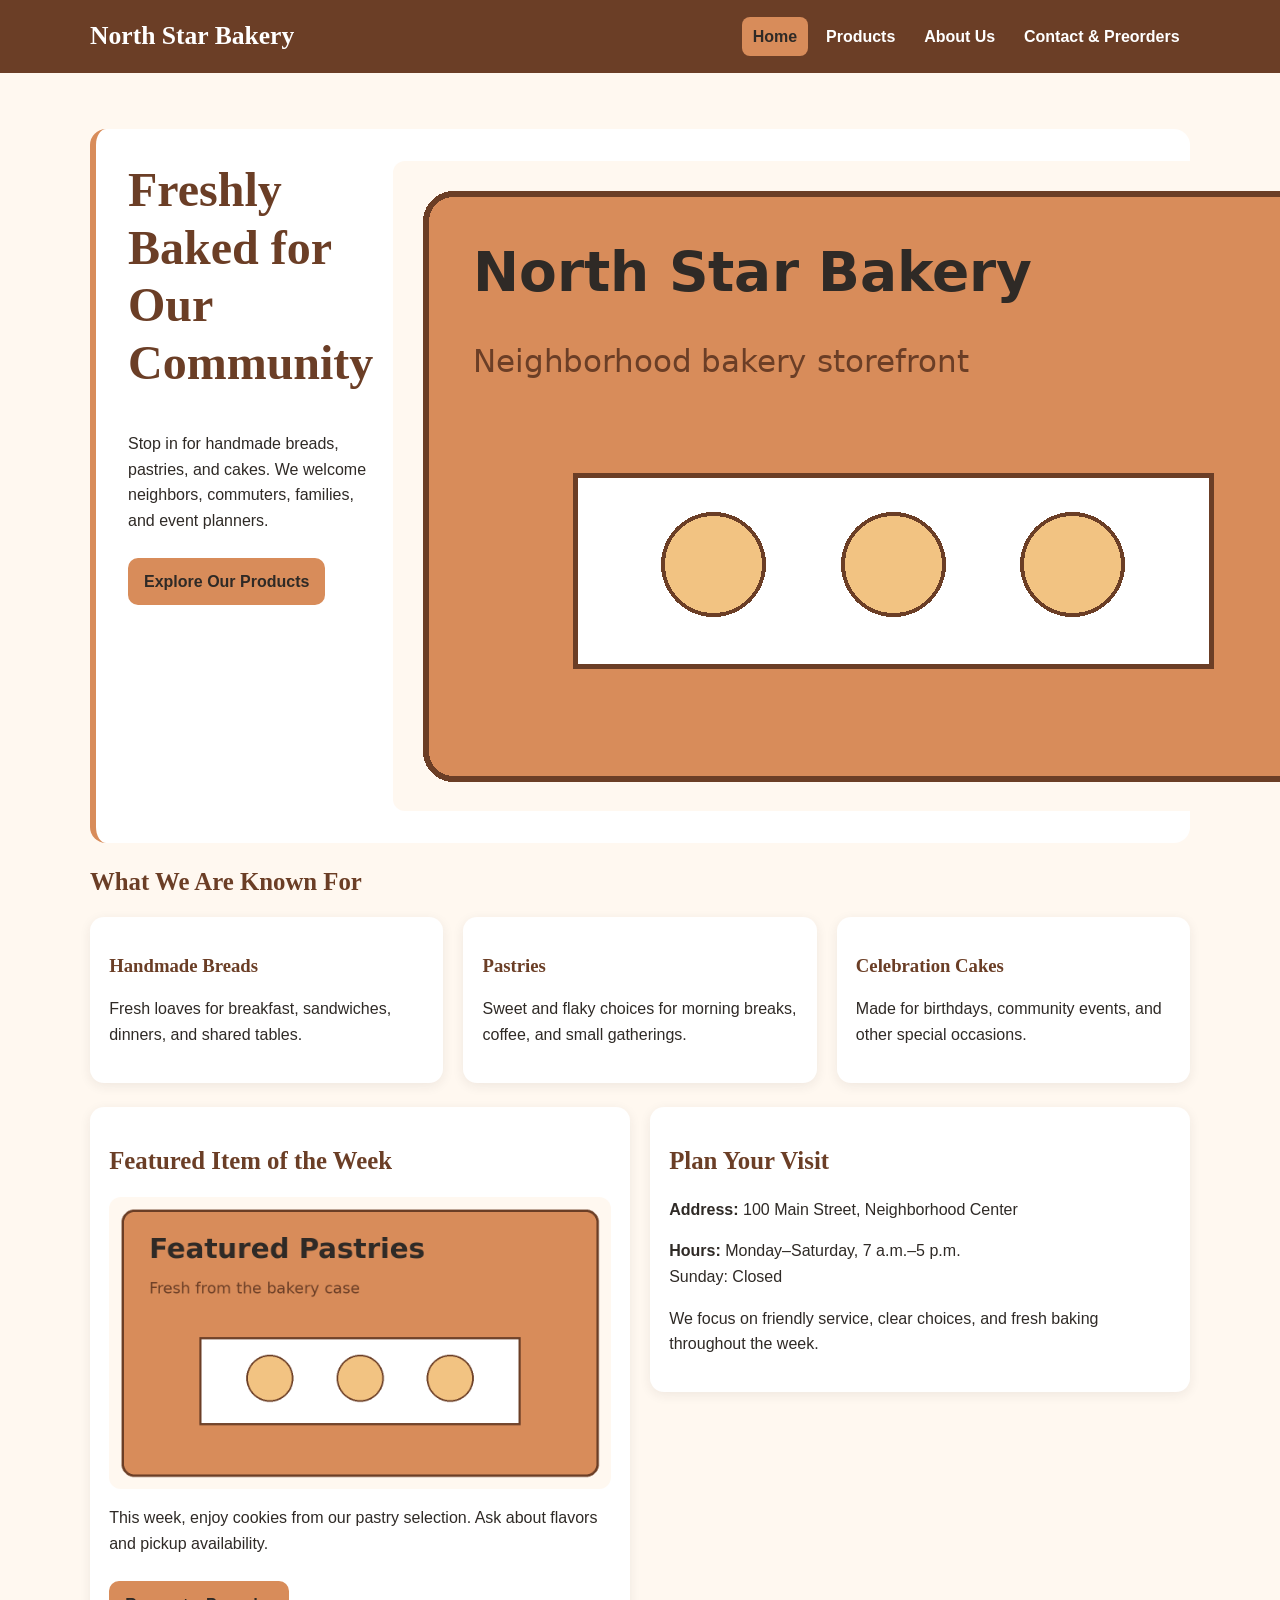
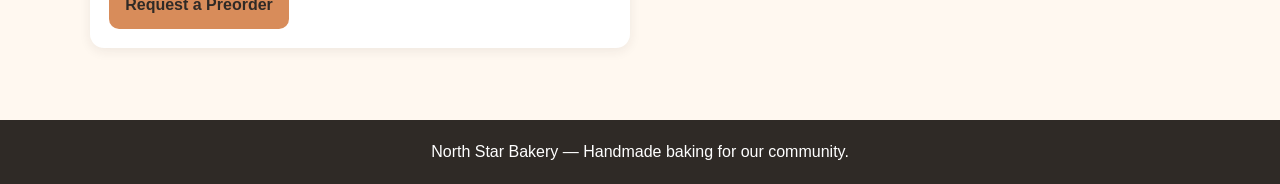
<file: index.html>
<!DOCTYPE html>
<html lang="en">
<head>
  <meta charset="UTF-8">
  <meta name="viewport" content="width=device-width, initial-scale=1">
  <meta name="description" content="North Star Bakery offers handmade breads, pastries, and celebration cakes for the local community.">
  <title>North Star Bakery | Home</title>
  <link rel="stylesheet" href="style.css">
  <script src="script.js" defer></script>
</head>
<body>

<a class="skip-link" href="#main-content">Skip to main content</a>
<header class="site-header">
  <div class="header-inner">
    <p class="brand">North Star Bakery</p>
    <nav aria-label="Main navigation">
      <ul>
        <li><a href="index.html" aria-current="page">Home</a></li>
<li><a href="products.html">Products</a></li>
<li><a href="about.html">About Us</a></li>
<li><a href="contact.html">Contact & Preorders</a></li>
      </ul>
    </nav>
  </div>
</header>

<main id="main-content">
  <section class="hero">
    <div>
      <h1>Freshly Baked for Our Community</h1>
      <p>Stop in for handmade breads, pastries, and cakes. We welcome neighbors, commuters, families, and event planners.</p>
      <a class="cta" href="products.html">Explore Our Products</a>
    </div>
    <img src="media/bakery-storefront_c.png" alt="Warm North Star Bakery storefront with an entrance and display windows">
  </section>

  <section>
    <h2>What We Are Known For</h2>
    <div class="card-row">
      <article class="card"><h3>Handmade Breads</h3><p>Fresh loaves for breakfast, sandwiches, dinners, and shared tables.</p></article>
      <article class="card"><h3>Pastries</h3><p>Sweet and flaky choices for morning breaks, coffee, and small gatherings.</p></article>
      <article class="card"><h3>Celebration Cakes</h3><p>Made for birthdays, community events, and other special occasions.</p></article>
    </div>
  </section>

  <section class="two-column">
    <div class="card">
      <h2>Featured Item of the Week</h2>
      <picture>
        <source media="(min-width: 800px)" srcset="media/bakery-feature-large_c.png">
        <img src="media/bakery-feature-small_c.png" alt="Cookies and pastries arranged in a bakery display case">
      </picture>
      <p>This week, enjoy cookies from our pastry selection. Ask about flavors and pickup availability.</p>
      <a class="cta" href="contact.html">Request a Preorder</a>
    </div>
    <div class="card">
      <h2>Plan Your Visit</h2>
      <p><strong>Address:</strong> 100 Main Street, Neighborhood Center</p>
      <p><strong>Hours:</strong> Monday–Saturday, 7 a.m.–5 p.m.<br>Sunday: Closed</p>
      <p>We focus on friendly service, clear choices, and fresh baking throughout the week.</p>
    </div>
  </section>
</main>

<footer class="site-footer">
  <p>North Star Bakery — Handmade baking for our community.</p>
</footer>

</body>
</html>
</file>
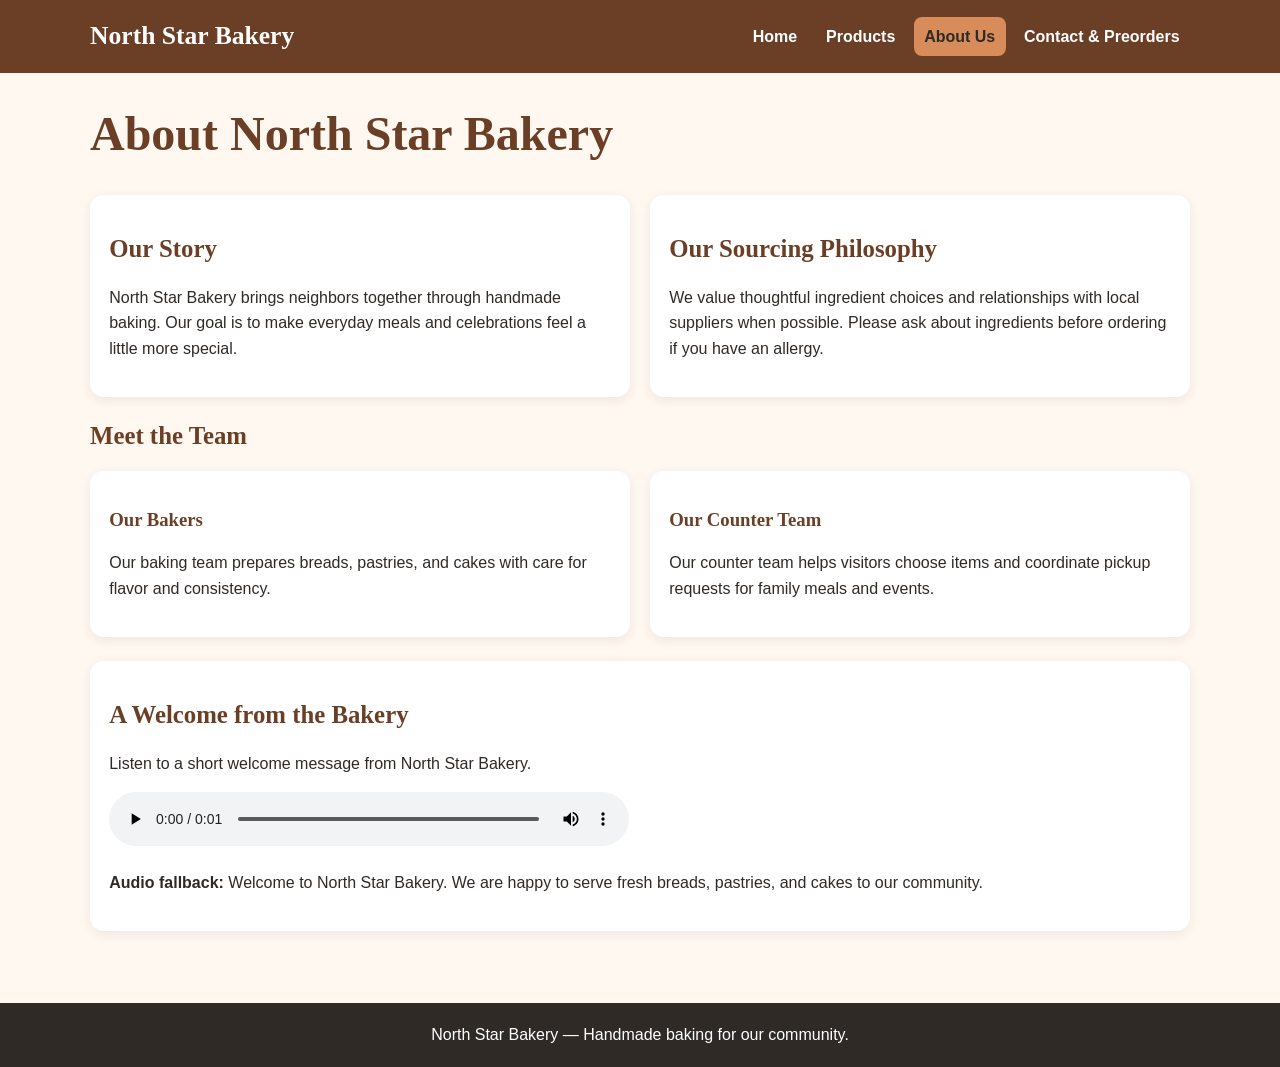
<file: about.html>
<!DOCTYPE html>
<html lang="en">
<head>
  <meta charset="UTF-8">
  <meta name="viewport" content="width=device-width, initial-scale=1">
  <title>About Us | North Star Bakery</title>
  <link rel="stylesheet" href="style.css">
  <script src="script.js" defer></script>
</head>
<body>

<a class="skip-link" href="#main-content">Skip to main content</a>
<header class="site-header">
  <div class="header-inner">
    <p class="brand">North Star Bakery</p>
    <nav aria-label="Main navigation">
      <ul>
        <li><a href="index.html">Home</a></li>
<li><a href="products.html">Products</a></li>
<li><a href="about.html" aria-current="page">About Us</a></li>
<li><a href="contact.html">Contact & Preorders</a></li>
      </ul>
    </nav>
  </div>
</header>

<main id="main-content">
  <h1>About North Star Bakery</h1>

  <section class="two-column">
    <div class="card">
      <h2>Our Story</h2>
      <p>North Star Bakery brings neighbors together through handmade baking. Our goal is to make everyday meals and celebrations feel a little more special.</p>
    </div>
    <div class="card">
      <h2>Our Sourcing Philosophy</h2>
      <p>We value thoughtful ingredient choices and relationships with local suppliers when possible. Please ask about ingredients before ordering if you have an allergy.</p>
    </div>
  </section>

  <section>
    <h2>Meet the Team</h2>
    <div class="team-row">
      <article class="card">
        <h3>Our Bakers</h3>
        <p>Our baking team prepares breads, pastries, and cakes with care for flavor and consistency.</p>
      </article>
      <article class="card">
        <h3>Our Counter Team</h3>
        <p>Our counter team helps visitors choose items and coordinate pickup requests for family meals and events.</p>
      </article>
    </div>
  </section>

  <section class="card">
    <h2>A Welcome from the Bakery</h2>
    <p>Listen to a short welcome message from North Star Bakery.</p>
    <audio controls preload="metadata">
      <source src="media/bakery-welcome_c.mp3" type="audio/mpeg">
      Your browser does not support audio playback.
      <a href="media/bakery-welcome_c.mp3">Download the bakery welcome audio.</a>
    </audio>
    <p><strong>Audio fallback:</strong> Welcome to North Star Bakery. We are happy to serve fresh breads, pastries, and cakes to our community.</p>
  </section>
</main>

<footer class="site-footer">
  <p>North Star Bakery — Handmade baking for our community.</p>
</footer>

</body>
</html>
</file>
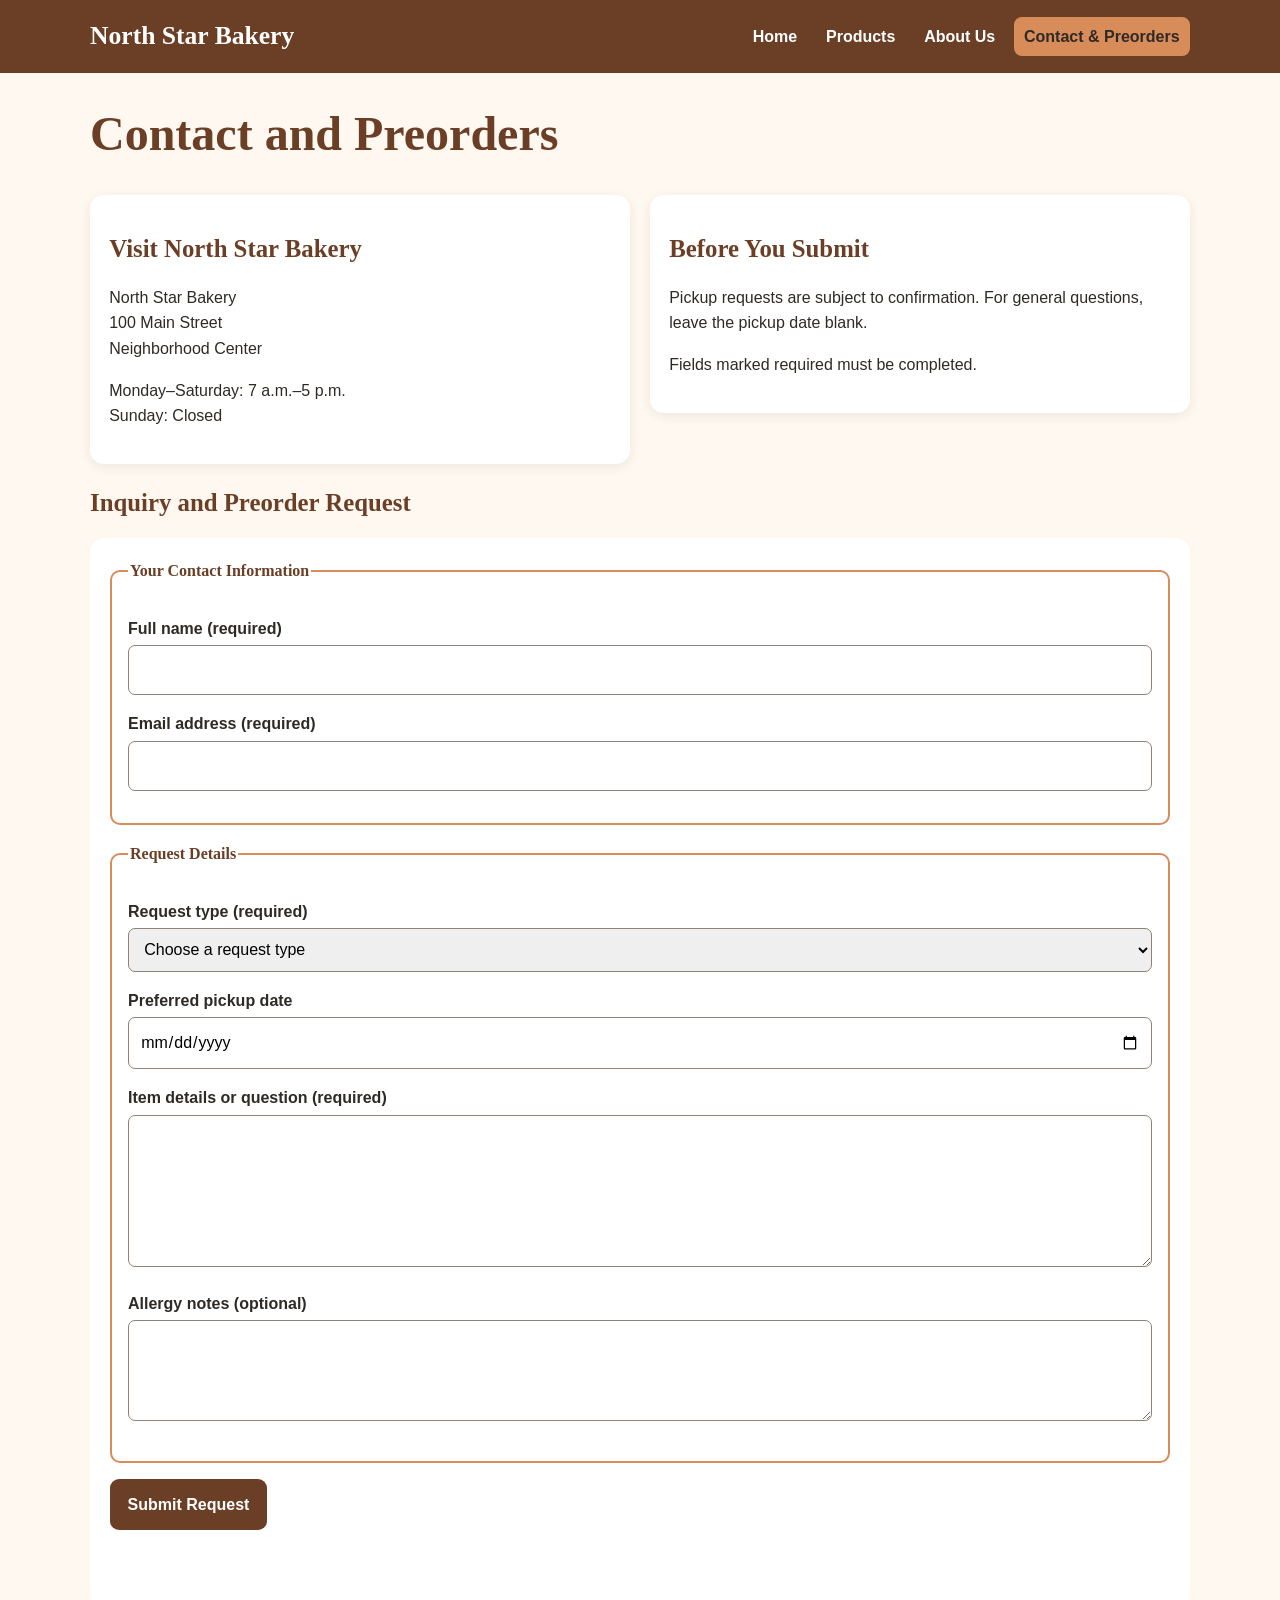
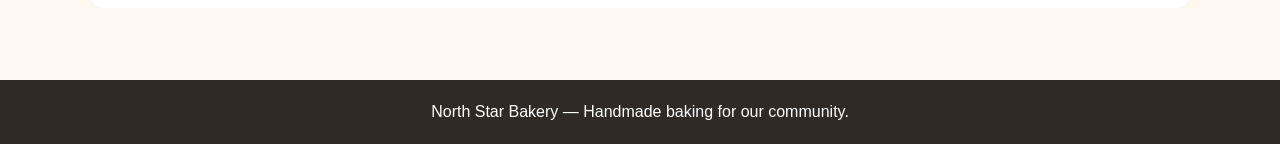
<file: contact.html>
<!DOCTYPE html>
<html lang="en">
<head>
  <meta charset="UTF-8">
  <meta name="viewport" content="width=device-width, initial-scale=1">
  <title>Contact & Preorders | North Star Bakery</title>
  <link rel="stylesheet" href="style.css">
  <script src="script.js" defer></script>
</head>
<body>

<a class="skip-link" href="#main-content">Skip to main content</a>
<header class="site-header">
  <div class="header-inner">
    <p class="brand">North Star Bakery</p>
    <nav aria-label="Main navigation">
      <ul>
        <li><a href="index.html">Home</a></li>
<li><a href="products.html">Products</a></li>
<li><a href="about.html">About Us</a></li>
<li><a href="contact.html" aria-current="page">Contact & Preorders</a></li>
      </ul>
    </nav>
  </div>
</header>

<main id="main-content">
  <h1>Contact and Preorders</h1>

  <section class="two-column">
    <div class="card">
      <h2>Visit North Star Bakery</h2>
      <address>North Star Bakery<br>100 Main Street<br>Neighborhood Center</address>
      <p>Monday–Saturday: 7 a.m.–5 p.m.<br>Sunday: Closed</p>
    </div>
    <div class="card">
      <h2>Before You Submit</h2>
      <p>Pickup requests are subject to confirmation. For general questions, leave the pickup date blank.</p>
      <p>Fields marked required must be completed.</p>
    </div>
  </section>

  <section>
    <h2>Inquiry and Preorder Request</h2>
    <p id="storage-notice" class="storage-notice" hidden></p>
    <form id="preorder-form" action="contact.html" method="get" novalidate>
      <fieldset>
        <legend>Your Contact Information</legend>
        <p><label for="name">Full name (required)</label><br>
        <input id="name" name="name" type="text" autocomplete="name" maxlength="100" required>
        <span id="name-error" class="field-error" hidden></span></p>

        <p><label for="email">Email address (required)</label><br>
        <input id="email" name="email" type="email" autocomplete="email" maxlength="254" required>
        <span id="email-error" class="field-error" hidden></span></p>
      </fieldset>

      <fieldset>
        <legend>Request Details</legend>
        <p><label for="request">Request type (required)</label><br>
        <select id="request" name="request" required>
          <option value="">Choose a request type</option>
          <option value="preorder">Preorder request</option>
          <option value="question">General question</option>
        </select></p>

        <p><label for="pickup">Preferred pickup date</label><br>
        <input id="pickup" name="pickup" type="date"></p>

        <p><label for="details">Item details or question (required)</label><br>
        <textarea id="details" name="details" rows="5" minlength="10" maxlength="2000" required></textarea>
        <span id="details-error" class="field-error" hidden></span></p>

        <p><label for="allergies">Allergy notes (optional)</label><br>
        <textarea id="allergies" name="allergies" rows="3" maxlength="1000"></textarea></p>
      </fieldset>

      <button type="submit">Submit Request</button>
      <p id="form-status" class="form-status" aria-live="polite"></p>
    </form>
  </section>
</main>

<footer class="site-footer">
  <p>North Star Bakery — Handmade baking for our community.</p>
</footer>

</body>
</html>
</file>
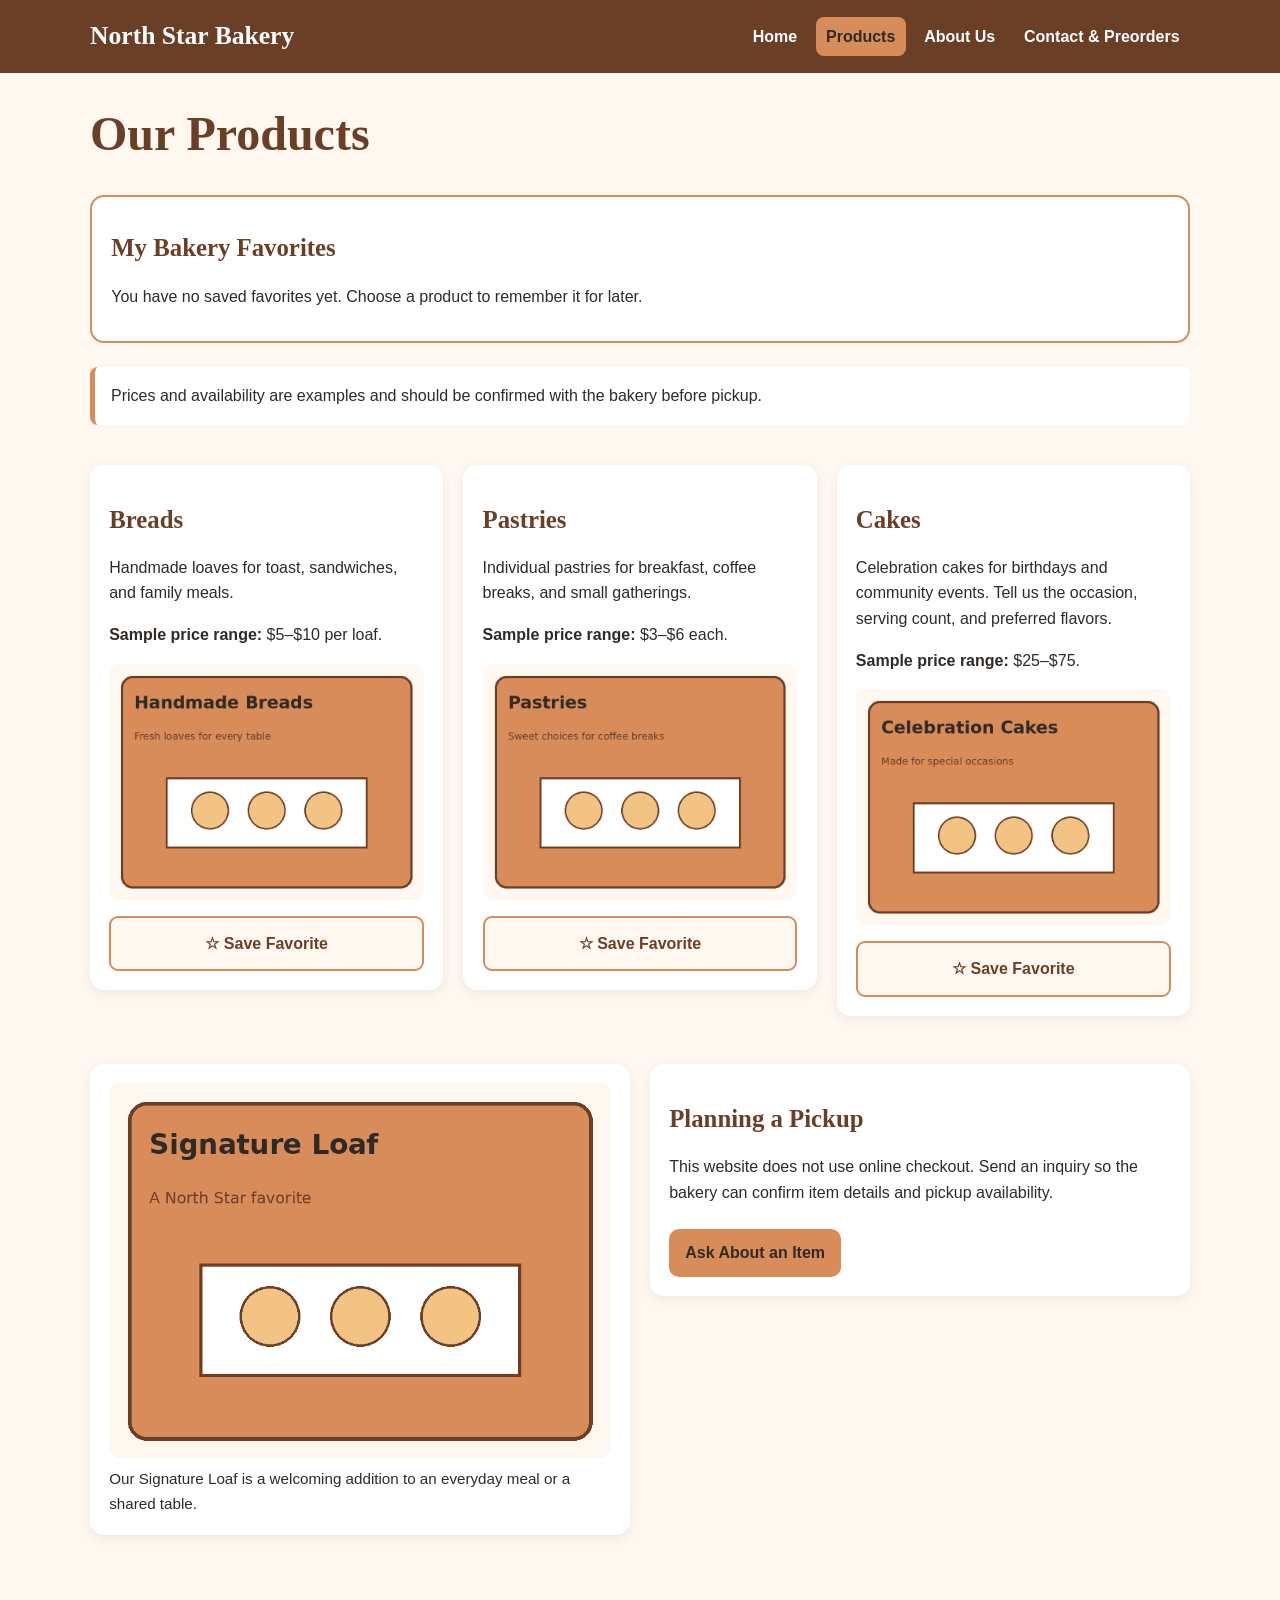
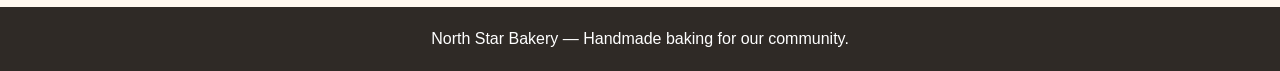
<file: products.html>
<!DOCTYPE html>
<html lang="en">
<head>
  <meta charset="UTF-8">
  <meta name="viewport" content="width=device-width, initial-scale=1">
  <title>Our Products | North Star Bakery</title>
  <link rel="stylesheet" href="style.css">
  <script src="script.js" defer></script>
</head>
<body>

<a class="skip-link" href="#main-content">Skip to main content</a>
<header class="site-header">
  <div class="header-inner">
    <p class="brand">North Star Bakery</p>
    <nav aria-label="Main navigation">
      <ul>
        <li><a href="index.html">Home</a></li>
<li><a href="products.html" aria-current="page">Products</a></li>
<li><a href="about.html">About Us</a></li>
<li><a href="contact.html">Contact & Preorders</a></li>
      </ul>
    </nav>
  </div>
</header>

<main id="main-content">
  <h1>Our Products</h1>
  <section class="favorites-panel" aria-live="polite">
    <h2>My Bakery Favorites</h2>
    <p id="favorites-summary">You have no saved favorites yet.</p>
  </section>
  <p class="notice">Prices and availability are examples and should be confirmed with the bakery before pickup.</p>

  <div class="card-row">
    <section class="card">
      <h2>Breads</h2>
      <p>Handmade loaves for toast, sandwiches, and family meals.</p>
      <p><strong>Sample price range:</strong> $5–$10 per loaf.</p>
      <img src="media/bakery-bread_c.png" alt="Round artisan loaves of bread arranged at the bakery">
      <button type="button" class="favorite-button" data-favorite-id="bread" aria-pressed="false">☆ Save Favorite</button>
    </section>

    <section class="card">
      <h2>Pastries</h2>
      <p>Individual pastries for breakfast, coffee breaks, and small gatherings.</p>
      <p><strong>Sample price range:</strong> $3–$6 each.</p>
      <img src="media/bakery-pastries_c.png" alt="Assorted pastries displayed on a bakery tray">
      <button type="button" class="favorite-button" data-favorite-id="pastries" aria-pressed="false">☆ Save Favorite</button>
    </section>

    <section class="card">
      <h2>Cakes</h2>
      <p>Celebration cakes for birthdays and community events. Tell us the occasion, serving count, and preferred flavors.</p>
      <p><strong>Sample price range:</strong> $25–$75.</p>
      <img src="media/bakery-cake_c.png" alt="Decorated celebration cake on a bakery counter">
      <button type="button" class="favorite-button" data-favorite-id="cakes" aria-pressed="false">☆ Save Favorite</button>
    </section>
  </div>

  <section class="two-column">
    <figure class="card">
      <img src="media/bakery-signature-loaf_c.png" alt="Round Signature Loaf dusted with flour on a cloth">
      <figcaption>Our Signature Loaf is a welcoming addition to an everyday meal or a shared table.</figcaption>
    </figure>
    <div class="card">
      <h2>Planning a Pickup</h2>
      <p>This website does not use online checkout. Send an inquiry so the bakery can confirm item details and pickup availability.</p>
      <a class="cta" href="contact.html">Ask About an Item</a>
    </div>
  </section>
</main>

<footer class="site-footer">
  <p>North Star Bakery — Handmade baking for our community.</p>
</footer>

</body>
</html>
</file>
<file: style.css>
:root {
  --cream: #FFF8F0;
  --brown: #6B3E26;
  --peach: #D88C5A;
  --charcoal: #2F2A26;
}

* { box-sizing: border-box; }

html { scroll-behavior: smooth; }

body {
  margin: 0;
  background: var(--cream);
  color: var(--charcoal);
  font-family: Arial, Helvetica, sans-serif;
  line-height: 1.6;
}

img {
  max-width: 100%;
  height: auto;
  border-radius: 12px;
  display: block;
}

a { color: var(--brown); }

a:focus, button:focus, input:focus, select:focus, textarea:focus {
  outline: 3px solid var(--peach);
  outline-offset: 3px;
}

.skip-link {
  position: absolute;
  left: -9999px;
  top: 0;
  background: var(--charcoal);
  color: white;
  padding: .75rem 1rem;
  z-index: 1000;
}

.skip-link:focus { left: .75rem; top: .75rem; }

.site-header {
  background: var(--brown);
  color: white;
  padding: 1rem;
}

.header-inner {
  max-width: 1100px;
  margin: 0 auto;
  display: flex;
  flex-direction: column;
  gap: .8rem;
}

.brand {
  margin: 0;
  font-family: Georgia, "Times New Roman", serif;
  font-size: 1.6rem;
  font-weight: 700;
}

nav ul {
  list-style: none;
  margin: 0;
  padding: 0;
  display: flex;
  flex-direction: column;
  gap: .5rem;
}

nav a {
  color: white;
  text-decoration: none;
  font-weight: 700;
  padding: .4rem .65rem;
  border-radius: 8px;
  display: inline-block;
}

nav a:hover,
nav a[aria-current="page"] {
  background: var(--peach);
  color: var(--charcoal);
}

main {
  width: min(92%, 1100px);
  margin: 0 auto;
  padding: 2rem 0 3rem;
}

h1, h2, h3 {
  font-family: Georgia, "Times New Roman", serif;
  color: var(--brown);
  line-height: 1.2;
}

h1 { font-size: 2.2rem; margin-top: 0; }
h2 { font-size: 1.55rem; }

.hero,
.two-column,
.card-row,
.team-row {
  display: flex;
  flex-direction: column;
  gap: 1.25rem;
}

.hero {
  background: white;
  padding: 1.25rem;
  border-radius: 16px;
  border-left: 6px solid var(--peach);
  margin-bottom: 1.5rem;
}

.hero > * { flex: 1; }

section {
  margin: 1.5rem 0;
}

.card {
  background: white;
  padding: 1.2rem;
  border-radius: 14px;
  box-shadow: 0 3px 12px rgba(47, 42, 38, .08);
  flex: 1;
}

.cta {
  display: inline-block;
  background: var(--peach);
  color: var(--charcoal);
  text-decoration: none;
  font-weight: 700;
  padding: .7rem 1rem;
  border-radius: 10px;
  margin-top: .5rem;
}

figure { margin: 0; }
figcaption { margin-top: .5rem; font-size: .95rem; }

address { font-style: normal; }

form {
  background: white;
  padding: 1.25rem;
  border-radius: 14px;
}

fieldset {
  border: 2px solid var(--peach);
  border-radius: 10px;
  margin: 0 0 1rem;
  padding: 1rem;
}

legend {
  font-family: Georgia, "Times New Roman", serif;
  font-weight: 700;
  color: var(--brown);
}

label { font-weight: 700; }

input, select, textarea {
  width: 100%;
  max-width: 100%;
  padding: .7rem;
  border: 1px solid #8f8177;
  border-radius: 7px;
  font: inherit;
  margin-top: .25rem;
}

button {
  background: var(--brown);
  color: white;
  border: 0;
  border-radius: 9px;
  padding: .8rem 1.1rem;
  font: inherit;
  font-weight: 700;
  cursor: pointer;
}

button:hover { background: var(--charcoal); }

.notice {
  background: #fff;
  border-left: 5px solid var(--peach);
  padding: 1rem;
  border-radius: 8px;
}

.site-footer {
  background: var(--charcoal);
  color: white;
  padding: 1.2rem;
  text-align: center;
}

.site-footer p { margin: 0; }

audio { width: 100%; max-width: 520px; }

/* Larger-screen layout */
@media (min-width: 760px) {
  .header-inner {
    flex-direction: row;
    align-items: center;
    justify-content: space-between;
  }

  nav ul {
    flex-direction: row;
    flex-wrap: wrap;
  }

  .hero,
  .two-column,
  .card-row,
  .team-row {
    flex-direction: row;
    align-items: flex-start;
  }

  .hero { padding: 2rem; }
  h1 { font-size: 3rem; }
}

/* Touchstone 4 interactivity */
.favorites-panel {
  background: white;
  border: 2px solid var(--peach);
  border-radius: 14px;
  padding: 1rem 1.2rem;
  margin-bottom: 1.5rem;
}

.favorite-button {
  width: 100%;
  margin-top: 1rem;
  background: var(--cream);
  color: var(--brown);
  border: 2px solid var(--peach);
}

.favorite-button.is-favorite {
  background: var(--peach);
  color: var(--charcoal);
}

.field-error {
  display: block;
  color: #8b1e1e;
  font-weight: 700;
  margin-top: .35rem;
}

[aria-invalid="true"] {
  border: 2px solid #8b1e1e;
  background: #fff7f7;
}

.form-status,
.storage-notice {
  margin-top: 1rem;
  padding: .8rem 1rem;
  border-radius: 8px;
  font-weight: 700;
}

.error-status {
  background: #fff0f0;
  color: #8b1e1e;
}

.success-status,
.storage-notice {
  background: #f6eadf;
  color: var(--brown);
  border-left: 5px solid var(--peach);
}
</file>
